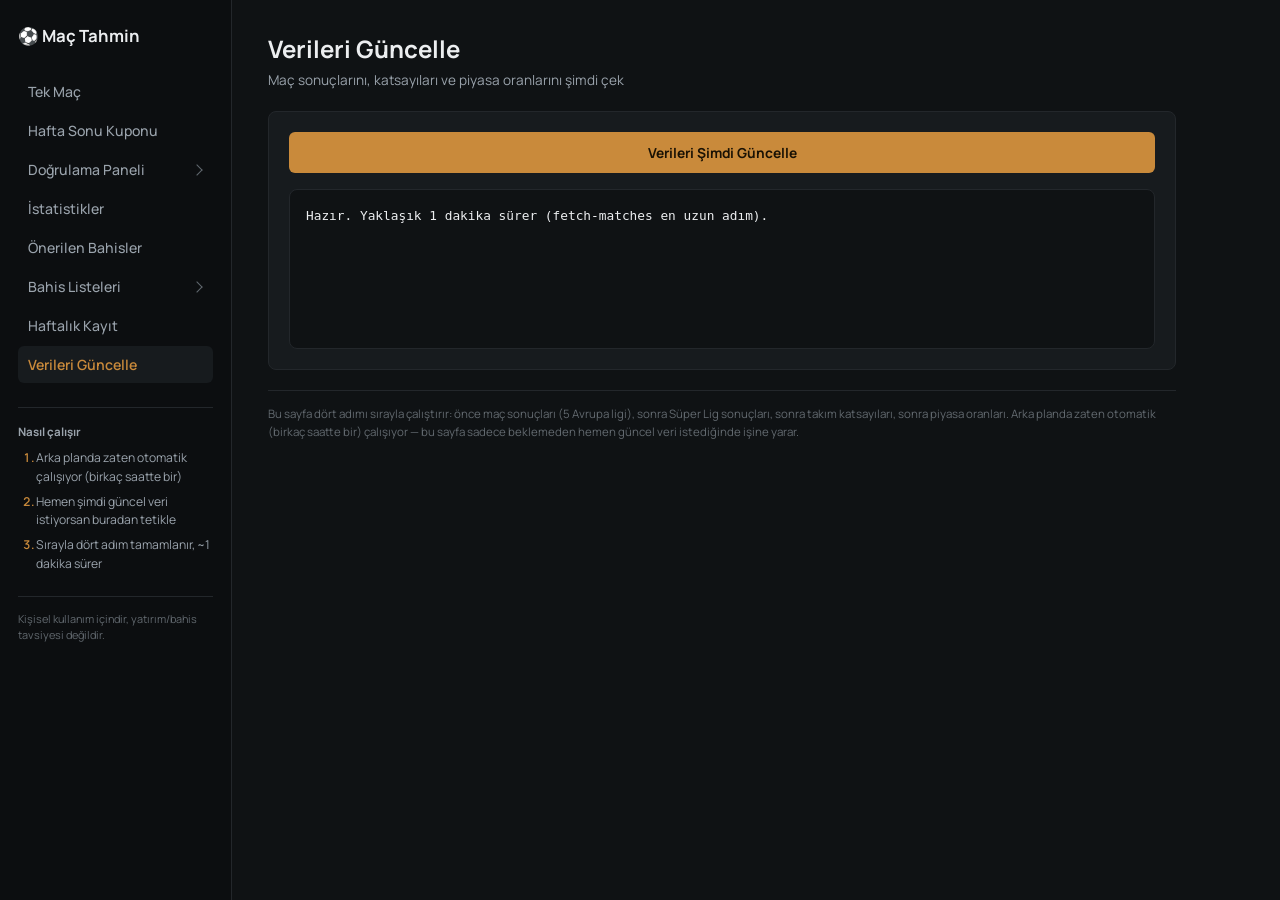
<file: yenile.html>
<!DOCTYPE html>
<html lang="tr">
<head>
<meta charset="UTF-8">
<meta name="viewport" content="width=device-width, initial-scale=1.0">
<title>Verileri Güncelle — Maç Tahmin Motoru</title>
<link rel="preconnect" href="https://fonts.googleapis.com">
<link rel="preconnect" href="https://fonts.gstatic.com" crossorigin>
<link href="https://fonts.googleapis.com/css2?family=Manrope:wght@400;500;600;700;800&display=swap" rel="stylesheet">
<link rel="stylesheet" href="style.css">
<style>
  .log{
    background: var(--bg); border: 1px solid var(--line); border-radius: 8px;
    padding: 16px; font-family: ui-monospace, monospace; font-size: 0.8rem;
    min-height: 160px; white-space: pre-wrap; line-height: 1.6;
  }
  .log .ok{ color: var(--green); }
  .log .err{ color: var(--red); }
  .log .muted{ color: var(--muted2); }
</style>
</head>
<body>

<aside class="sidebar">
  <div class="brand">⚽ Maç Tahmin</div>
  <nav>
    <a href="index.html">Tek Maç</a>
    <a href="kupon.html">Hafta Sonu Kuponu</a>
<details class="nav-group">
      <summary><a href="dogrulama.html">Doğrulama Paneli</a></summary>
      <div class="nav-sub">
        <a href="dogrulama.html#tahmin" data-tab="tahmin">Tahmin Sonuçları</a>
        <a href="dogrulama.html#bahis" data-tab="bahis">Bahis Sonuçları</a>
        <a href="dogrulama.html#secenek" data-tab="secenek">Seçeneklere Göre Oranlar</a>
        <a href="dogrulama.html#bekleyen" data-tab="bekleyen">Oynanmamış Maçlar</a>
      </div>
    </details>
    <a href="istatistikler.html">İstatistikler</a>
    <a href="oneriler.html">Önerilen Bahisler</a>
    <details class="nav-group">
      <summary><span class="nav-title">Bahis Listeleri</span></summary>
      <div class="nav-sub">
        <a href="macsonucu.html">Maç Sonucu</a>
        <a href="kg.html">Karşılıklı Gol</a>
        <a href="altust.html">Alt / Üst</a>
        <a href="iyms.html">İlk Yarı / Maç Sonu</a>
        <a href="iyberaberlik.html">İlk Yarı Beraberlik</a>
        <a href="handikap.html">Handikap</a>
      </div>
    </details>
    <a href="haftalik.html">Haftalık Kayıt</a>
    <a href="yenile.html" class="active">Verileri Güncelle</a>
  </nav>
  <div class="guide">
    <h3>Nasıl çalışır</h3>
    <ol>
      <li>Arka planda zaten otomatik çalışıyor (birkaç saatte bir)</li>
      <li>Hemen şimdi güncel veri istiyorsan buradan tetikle</li>
      <li>Sırayla dört adım tamamlanır, ~1 dakika sürer</li>
    </ol>
  </div>
  <div class="foot">Kişisel kullanım içindir, yatırım/bahis tavsiyesi değildir.</div>
</aside>

<main class="main">
  <h1 class="page-title">Verileri Güncelle</h1>
  <p class="page-sub">Maç sonuçlarını, katsayıları ve piyasa oranlarını şimdi çek</p>

  <div class="panel">
    <button class="full" id="runBtn">Verileri Şimdi Güncelle</button>
    <div class="log" id="log" style="margin-top:16px;">Hazır. Yaklaşık 1 dakika sürer (fetch-matches en uzun adım).</div>
  </div>

  <div class="note">
    Bu sayfa dört adımı sırayla çalıştırır: önce maç sonuçları (5 Avrupa ligi), sonra Süper Lig sonuçları,
    sonra takım katsayıları,
    sonra piyasa oranları. Arka planda zaten otomatik (birkaç saatte bir) çalışıyor —
    bu sayfa sadece beklemeden hemen güncel veri istediğinde işine yarar.
  </div>
</main>

<script>
const SUPABASE_URL = "https://mhutbjufjwncxxujoqrw.supabase.co";
const ANON_KEY = "eyJhbGciOiJIUzI1NiIsInR5cCI6IkpXVCJ9.eyJpc3MiOiJzdXBhYmFzZSIsInJlZiI6Im1odXRianVmanduY3h4dWpvcXJ3Iiwicm9sZSI6ImFub24iLCJpYXQiOjE3ODk2Mjk3OTQsImV4cCI6MjEwNTIwNTc5NH0.iRjahHYorM3tJSycoA6JifVE2K4H5Pdl_OEYt6FDAKI";

const logEl = document.getElementById('log');
const runBtn = document.getElementById('runBtn');

function log(text, cls){
  const line = document.createElement('div');
  if(cls) line.className = cls;
  line.textContent = text;
  logEl.appendChild(line);
  logEl.scrollTop = logEl.scrollHeight;
}

async function callFunction(name){
  const t0 = Date.now();
  log(`${name} çalışıyor…`, 'muted');
  try{
    const resp = await fetch(`${SUPABASE_URL}/functions/v1/${name}`, {
      method: 'POST',
      headers: { 'Authorization': 'Bearer ' + ANON_KEY, 'Content-Type': 'application/json' },
    });
    const json = await resp.json();
    const secs = ((Date.now()-t0)/1000).toFixed(0);
    if(!resp.ok || json.ok === false){
      log(`${name} hata (${secs}sn): ${json.error || resp.status}`, 'err');
      return false;
    }
    log(`${name} tamamlandı (${secs}sn): ${JSON.stringify(json.summary || json)}`, 'ok');
    return true;
  }catch(err){
    log(`${name} hata: ${err.message || err}`, 'err');
    return false;
  }
}

runBtn.addEventListener('click', async () => {
  runBtn.disabled = true;
  logEl.innerHTML = '';
  log('Güncelleme başladı…');
  await callFunction('fetch-matches');
  await callFunction('fetch-matches-tr');
  await callFunction('compute-ratings');
  await callFunction('fetch-odds');
  log('Bitti. Diğer sayfaları yenileyip güncel veriyi görebilirsin.', 'ok');
  runBtn.disabled = false;
});
</script>
</body>
</html>
</file>
<file: style.css>
/* ==========================================================
   Maç Tahmin Motoru — Ortak Stil
   Karanlık tema, sabit (OS ayarından bağımsız), tek aksan rengi.
   ========================================================== */

:root{
  --bg: #0f1214;
  --bg2: #0c0e10;
  --panel: #171b1e;
  --panel-hover: #1d2225;
  --ink: #eceef0;
  --muted: #9aa3ac;
  --muted2: #62696f;
  --accent: #c98a3b;
  --accent-ink: #1a1204;
  --green: #4f9d6e;
  --red: #c1584f;
  --line: #23272b;
  --line-strong: #2e3337;
}

*{ box-sizing: border-box; }
html,body{ margin:0; padding:0; }
body{
  background: var(--bg);
  color: var(--ink);
  font-family: 'Manrope', ui-sans-serif, system-ui, sans-serif;
  min-height: 100vh;
  display: flex;
}

/* ---------- Sol menü ---------- */
.sidebar{
  width: 232px;
  flex-shrink: 0;
  background: var(--bg2);
  border-right: 1px solid var(--line);
  padding: 24px 18px;
  position: sticky;
  top: 0;
  height: 100vh;
  overflow-y: auto;
}
.sidebar .brand{
  font-size: 1.05rem;
  font-weight: 700;
  margin-bottom: 26px;
  display:flex;
  align-items:center;
  gap: 8px;
}
.sidebar nav{ display:flex; flex-direction:column; gap: 2px; margin-bottom: 24px; }
.sidebar nav a{
  color: var(--muted);
  text-decoration: none;
  font-size: 0.88rem;
  font-weight: 500;
  padding: 9px 10px;
  border-radius: 6px;
  transition: background 0.12s, color 0.12s;
}
.sidebar nav a:hover{ background: var(--panel-hover); color: var(--ink); }
.sidebar nav a.active{ background: var(--panel); color: var(--accent); font-weight: 600; }

/* Alt menü (ağaç): Doğrulama Paneli ve altındaki bölümler */
.sidebar nav details.nav-group{ display:flex; flex-direction:column; }
.sidebar nav details.nav-group > summary{
  list-style: none; display:flex; align-items:center; cursor:pointer; border-radius: 6px;
}
.sidebar nav details.nav-group > summary::-webkit-details-marker{ display:none; }
.sidebar nav details.nav-group > summary > a{ flex: 1; }
.sidebar nav details.nav-group > summary::after{
  content:''; flex:none; width:7px; height:7px; margin: 0 12px 0 4px;
  border-right: 1.5px solid var(--muted2); border-bottom: 1.5px solid var(--muted2);
  transform: rotate(-45deg); transition: transform 0.15s;
}
.sidebar nav details.nav-group[open] > summary::after{ transform: rotate(45deg); }
.sidebar nav details.nav-group > summary:hover::after{ border-color: var(--ink); }
.sidebar nav details.nav-group > summary > .nav-title{
  flex: 1; color: var(--muted); font-size: 0.88rem; font-weight: 500; padding: 9px 10px; border-radius: 6px;
}
.sidebar nav details.nav-group > summary:hover > .nav-title{ background: var(--panel-hover); color: var(--ink); }
.sidebar nav .nav-sub{
  display:flex; flex-direction:column; gap:1px;
  margin: 2px 0 6px 16px; padding-left: 8px; border-left: 1px solid var(--line-strong);
}
.sidebar nav .nav-sub a{ font-size: 0.8rem; padding: 7px 10px; }
.sidebar nav .nav-sub a.active{ background: transparent; color: var(--accent); font-weight: 600; }
.sidebar nav .nav-sub .cnt{ margin-left: 6px; font-size: 0.7rem; font-weight: 600; color: var(--muted2); }
.sidebar nav .nav-sub a.active .cnt{ color: var(--accent); }

.sidebar .guide{
  border-top: 1px solid var(--line);
  padding-top: 16px;
  margin-top: 4px;
}
.sidebar .guide h3{
  font-size: 0.72rem; font-weight: 700; color: var(--muted);
  margin: 0 0 10px;
}
.sidebar .guide ol{ margin:0; padding-left: 18px; }
.sidebar .guide li{
  font-size: 0.76rem; color: var(--muted); line-height: 1.55; margin-bottom: 6px;
}
.sidebar .guide li::marker{ color: var(--accent); font-weight: 600; }

.sidebar .foot{
  margin-top: 22px; padding-top: 14px; border-top: 1px solid var(--line);
  font-size: 0.68rem; color: var(--muted2); line-height: 1.5;
}

/* Mobilde sidebar üstte, yatay */
@media (max-width: 820px){
  body{ flex-direction: column; }
  .sidebar{
    width: 100%; height: auto; position: static;
    border-right: none; border-bottom: 1px solid var(--line);
    padding: 16px 18px;
  }
  .sidebar nav{ flex-direction: row; flex-wrap: wrap; margin-bottom: 12px; }
  .sidebar .guide{ display:none; } /* mobilde yer kaplamasın, ana içerikte yeterli bağlam var */
}

/* ---------- Ana içerik ---------- */
.main{
  flex: 1;
  padding: 32px 36px 64px;
  max-width: 980px;
}
.page-title{
  font-size: 1.5rem; font-weight: 700; margin: 0 0 6px;
}
.page-sub{
  color: var(--muted); font-size: 0.85rem; margin: 0 0 22px;
}

.status-line{
  font-size: 0.78rem; color: var(--muted2); margin-bottom: 20px;
  display:flex; align-items:center; gap:8px;
}
.status-dot{ width:6px; height:6px; border-radius:50%; background: var(--muted2); flex-shrink:0; }
.status-dot.ok{ background: var(--green); }
.status-dot.err{ background: var(--red); }

/* ---------- Kartlar / paneller ---------- */
.panel{
  background: var(--panel);
  border: 1px solid var(--line);
  border-radius: 8px;
  padding: 20px;
  margin-bottom: 16px;
}
.panel h2{
  font-family: inherit; font-weight: 600; font-size: 0.92rem;
  margin: 0 0 14px; color: var(--ink);
}

/* ---------- Formlar ---------- */
label{ display:block; font-size:0.78rem; color: var(--muted); margin-bottom:5px; font-weight:500; }
select, input[type=number], input[type=date]{
  width:100%; background: var(--bg); border: 1px solid var(--line-strong);
  color: var(--ink); border-radius: 6px; padding: 10px 12px;
  font-family: inherit; font-size: 0.88rem; margin-bottom: 12px;
}
select:focus, input:focus{ outline: 2px solid var(--accent); outline-offset: 1px; }

/* Tarih kutuları: kutunun herhangi bir yerine tıklayınca takvim açılır.
   Sağdaki takvim ikonu her zaman görünür, üzerine gelince çerçeve vurgulanır. */
input[type=date]{
  color-scheme: dark;                 /* açılan takvim koyu temada görünsün */
  cursor: pointer;
  padding-right: 44px;
}
input[type=date]:hover{ border-color: var(--accent); }
@supports selector(input::-webkit-calendar-picker-indicator){
  input[type=date]{
    position: relative;
    background-image: url("data:image/svg+xml;utf8,<svg xmlns='http://www.w3.org/2000/svg' width='18' height='18' viewBox='0 0 24 24' fill='none' stroke='%23c98a3b' stroke-width='2' stroke-linecap='round' stroke-linejoin='round'><rect x='3' y='4' width='18' height='18' rx='2'/><line x1='16' y1='2' x2='16' y2='6'/><line x1='8' y1='2' x2='8' y2='6'/><line x1='3' y1='10' x2='21' y2='10'/></svg>");
    background-repeat: no-repeat;
    background-position: right 14px center;
    background-size: 18px 18px;
  }
  /* Yerleşik ikonu kutunun tamamına yay ve gizle: her yere tıklayınca takvim açılır */
  input[type=date]::-webkit-calendar-picker-indicator{
    position: absolute; top: 0; left: 0; width: 100%; height: 100%;
    margin: 0; padding: 0; opacity: 0; cursor: pointer;
  }
}
.row2{ display:grid; grid-template-columns: 1fr 1fr; gap: 10px; }
.hint{ font-size: 0.72rem; color: var(--muted2); margin-top:-8px; margin-bottom:12px; line-height:1.4; }

/* Gelişmiş ayarlar (details/summary) */
details.advanced{ margin-top: 4px; }
details.advanced summary{
  cursor: pointer; font-size: 0.8rem; color: var(--accent); font-weight: 600;
  list-style: none; padding: 6px 0; user-select:none;
}
details.advanced summary::-webkit-details-marker{ display:none; }
details.advanced summary::before{ content: '+ '; }
details.advanced[open] summary::before{ content: '– '; }
details.advanced .advanced-body{ padding-top: 10px; }

/* ---------- Butonlar ---------- */
button, .btn{
  background: var(--accent); color: var(--accent-ink); border:none;
  border-radius: 6px; padding: 11px 20px; font-family: inherit; font-weight:700;
  font-size: 0.86rem; cursor:pointer;
}
button:hover{ filter: brightness(1.08); }
button:disabled{ opacity:0.45; cursor: not-allowed; }
button.secondary{ background: transparent; border: 1px solid var(--line-strong); color: var(--ink); }
button.full{ width: 100%; }

/* ---------- Sonuç görünümü (tek maç) ---------- */
.results{ margin-top: 8px; } .results.hidden{ display:none; }
.scoreline{
  display:flex; align-items:center; justify-content:center; gap: 16px;
  padding: 4px 0 18px;
}
.teamname{ font-weight:600; font-size: 0.98rem; text-align:center; max-width:200px; }
.vs{ color: var(--muted2); font-size: 0.78rem; }

.prob-bars{ display:flex; gap: 10px; margin-bottom: 16px; }
.prob-bar{ flex:1; text-align:center; }
.prob-bar .pct{ font-size: 1.5rem; font-weight:700; font-variant-numeric: tabular-nums; }
.prob-bar .lbl{ font-size: 0.7rem; color: var(--muted); margin-top:2px; }
.prob-bar .bar-track{ height: 4px; background: var(--bg); border-radius: 3px; margin-top:8px; overflow:hidden; }
.prob-bar .bar-fill{ height:100%; background: var(--accent); }
.prob-bar.away .bar-fill{ background: var(--red); }
.prob-bar.draw .bar-fill{ background: var(--muted2); }

.subgrid{ display:grid; grid-template-columns: 1fr 1fr; gap: 14px; margin-bottom: 16px; }
@media (max-width: 640px){ .subgrid{ grid-template-columns: 1fr; } }

.stat-line{ display:flex; justify-content:space-between; padding: 7px 0; border-bottom: 1px solid var(--line); font-size: 0.84rem; }
.stat-line span:last-child{ color: var(--accent); font-weight:600; font-variant-numeric: tabular-nums; }

table.matrix{ border-collapse: collapse; width:100%; font-size: 0.74rem; font-variant-numeric: tabular-nums; }
table.matrix th, table.matrix td{ text-align:center; padding: 6px 4px; border: 1px solid var(--line); }
table.matrix th{ color: var(--muted); font-weight:600; }

.scorelist{ list-style:none; margin:0; padding:0; }
.scorelist li{ display:flex; justify-content:space-between; padding: 8px 0; border-bottom: 1px solid var(--line); font-size: 0.84rem; font-variant-numeric: tabular-nums; }
.scorelist li span:last-child{ color: var(--accent); }

.note{ margin-top: 20px; padding-top: 14px; border-top: 1px solid var(--line); font-size: 0.72rem; color: var(--muted2); line-height:1.6; }

/* ---------- Genel tablo (kupon / doğrulama) ---------- */
.table-wrap{ overflow-x:auto; background: var(--panel); border:1px solid var(--line); border-radius:8px; padding: 4px; }
table.datatable{ width:100%; border-collapse: collapse; font-size: 0.8rem; }
table.datatable th, table.datatable td{ text-align:left; padding: 10px 12px; border-bottom: 1px solid var(--line); white-space: nowrap; }
table.datatable th{ color: var(--muted); font-weight:600; font-size:0.72rem; }
table.datatable tbody tr:hover{ background: var(--panel-hover); }
table.datatable td{ font-variant-numeric: tabular-nums; }

.pill{ display:inline-block; padding: 3px 9px; border-radius: 20px; font-size: 0.7rem; font-weight:600; }
.pill.ok{ background: rgba(79,157,110,0.16); color: var(--green); }
.pill.bad{ background: rgba(193,88,79,0.16); color: var(--red); }
.pill.pending{ background: rgba(154,163,172,0.12); color: var(--muted); }

.summary-grid{ display:grid; grid-template-columns: repeat(4, 1fr); gap: 12px; margin-bottom: 20px; }
@media (max-width: 700px){ .summary-grid{ grid-template-columns: repeat(2, 1fr); } }
.stat-card{ background: var(--panel); border: 1px solid var(--line); border-radius: 8px; padding: 16px; text-align:center; }
.stat-card .num{ font-size: 1.6rem; font-weight:700; color: var(--accent); font-variant-numeric: tabular-nums; }
.stat-card .lbl{ font-size: 0.68rem; color: var(--muted); margin-top: 4px; }

.controls{ display:flex; gap: 14px; flex-wrap: wrap; align-items:flex-end; }
.controls > div{ min-width: 160px; }
</file>
